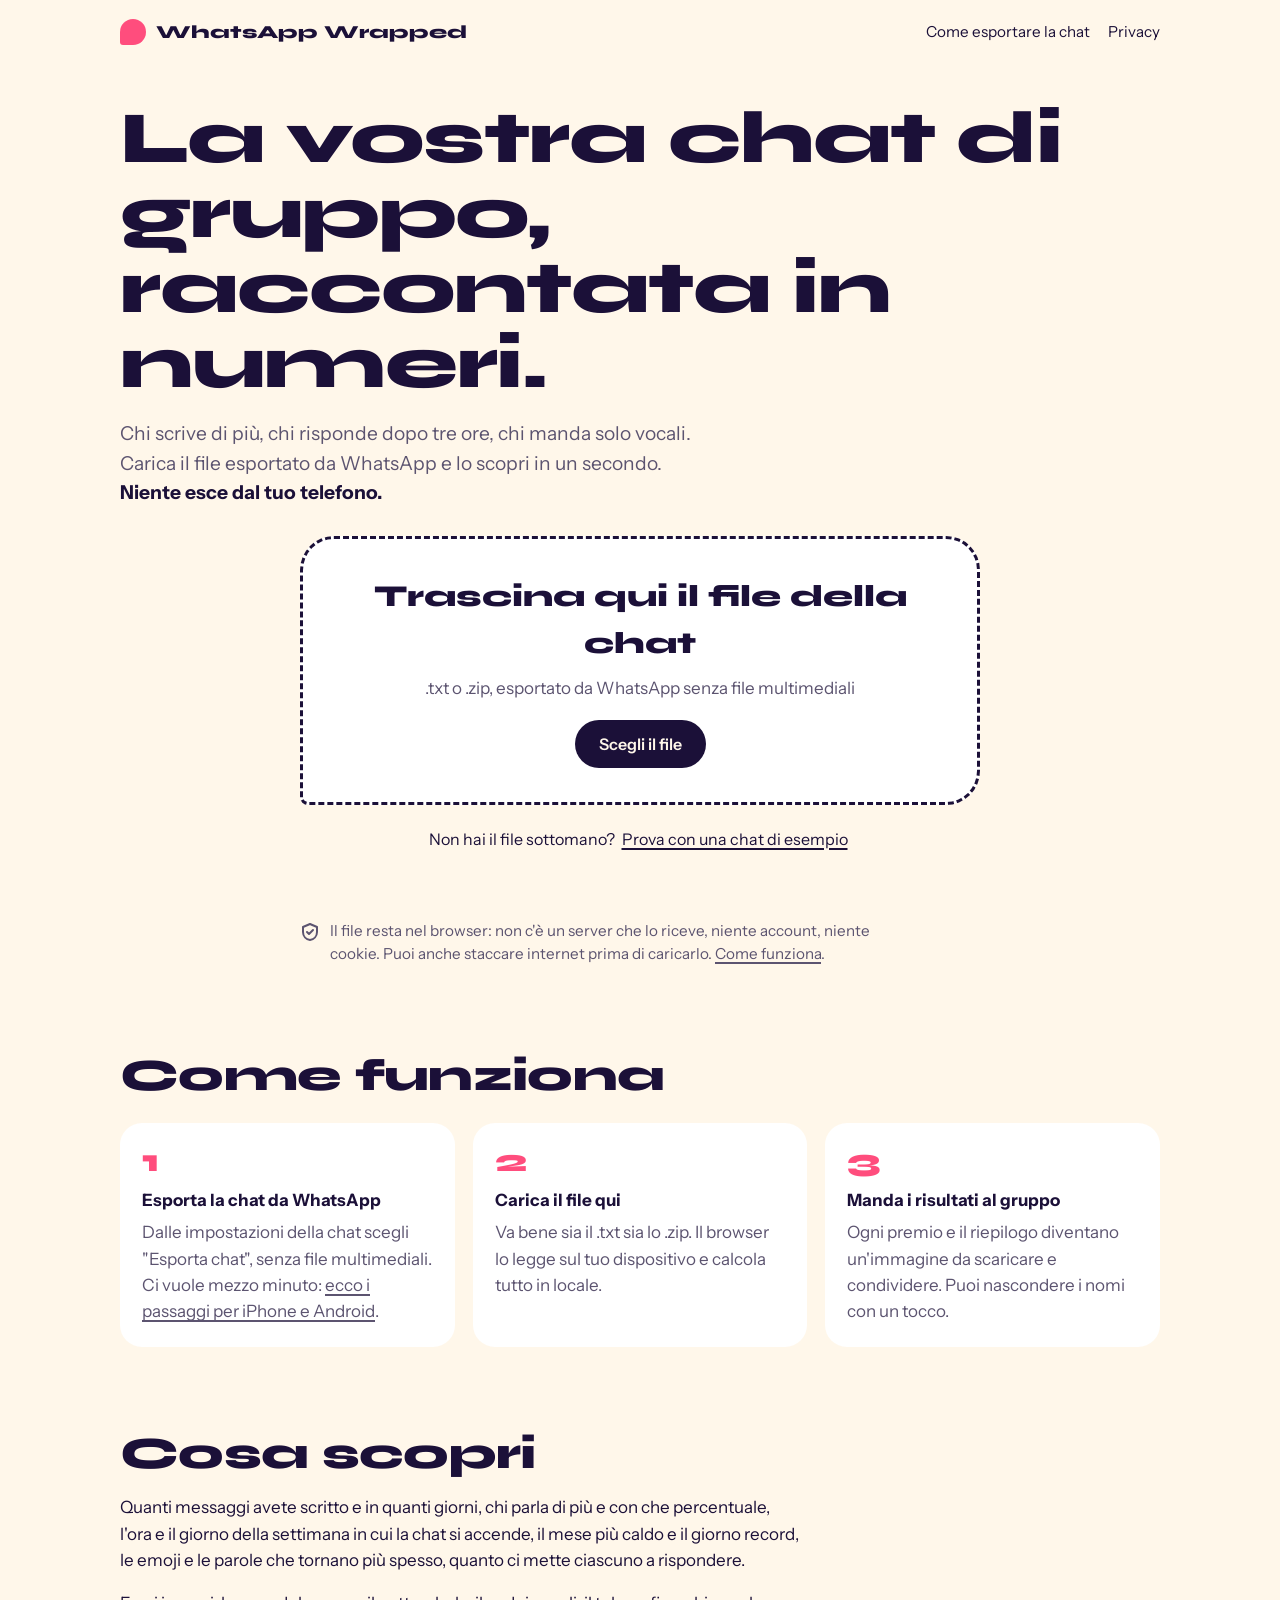
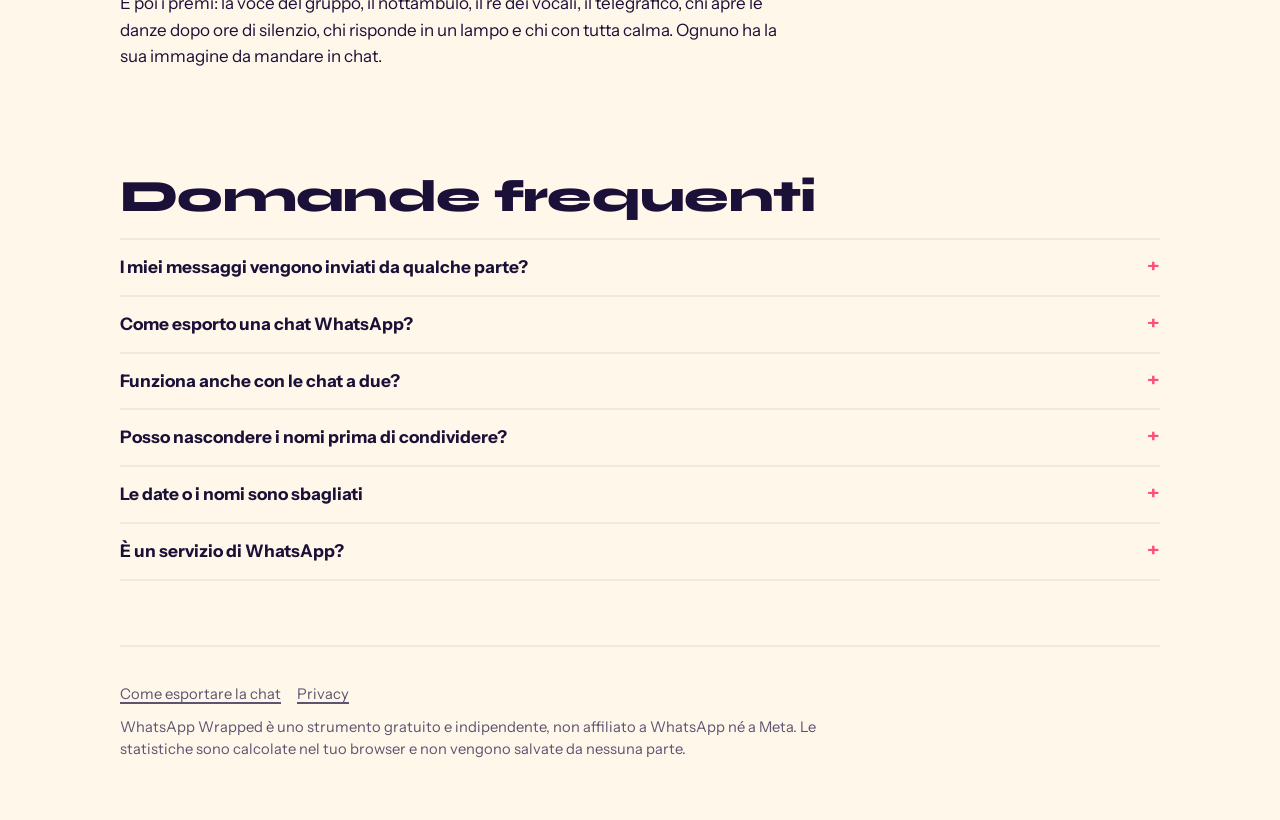
<file: index.html>
<!doctype html>
<html lang="it">
<head>
<meta charset="utf-8">
<meta name="viewport" content="width=device-width, initial-scale=1">
<title>WhatsApp Wrapped: le statistiche della tua chat di gruppo</title>
<meta name="description" content="Carica la chat esportata da WhatsApp e scopri chi scrive di più, l'ora di punta, le emoji e i premi del gruppo. Gratis e tutto nel browser.">
<link rel="canonical" href="https://strumentigratisitalia.github.io/whatsapp-wrapped/">
<meta property="og:type" content="website">
<meta property="og:title" content="WhatsApp Wrapped: le statistiche della tua chat di gruppo">
<meta property="og:description" content="Chi scrive di più? Chi risponde dopo tre ore? Carica la chat e scoprilo. Gratis e senza inviare niente a nessuno.">
<meta property="og:url" content="https://strumentigratisitalia.github.io/whatsapp-wrapped/">
<meta property="og:image" content="https://strumentigratisitalia.github.io/whatsapp-wrapped/og.png">
<meta property="og:locale" content="it_IT">
<meta name="twitter:card" content="summary_large_image">
<meta name="theme-color" content="#1b1038">
<link rel="icon" href="favicon.svg" type="image/svg+xml">
<link rel="preconnect" href="https://fonts.googleapis.com">
<link rel="preconnect" href="https://fonts.gstatic.com" crossorigin>
<link href="https://fonts.googleapis.com/css2?family=Syne:wght@800&family=Instrument+Sans:wght@400;500;600;700&display=swap" rel="stylesheet">
<link rel="stylesheet" href="style.css">
<script type="application/ld+json">
{"@context":"https://schema.org","@graph":[
{"@type":"WebApplication","name":"WhatsApp Wrapped","url":"https://strumentigratisitalia.github.io/whatsapp-wrapped/","applicationCategory":"UtilitiesApplication","operatingSystem":"Any","inLanguage":"it","isAccessibleForFree":true,"offers":{"@type":"Offer","price":"0","priceCurrency":"EUR"},"description":"Statistiche e premi di una chat WhatsApp a partire dal file esportato, calcolati nel browser senza inviare dati."},
{"@type":"FAQPage","mainEntity":[
{"@type":"Question","name":"I miei messaggi vengono inviati da qualche parte?","acceptedAnswer":{"@type":"Answer","text":"No. Il file viene letto dal browser sul tuo dispositivo e le statistiche sono calcolate lì. Il sito non ha un server che riceve dati, non usa cookie e non chiede registrazioni."}},
{"@type":"Question","name":"Come esporto una chat WhatsApp?","acceptedAnswer":{"@type":"Answer","text":"Apri la chat, tocca il nome del gruppo o i tre puntini, scegli Altro, poi Esporta chat e Senza file multimediali. Salva il file .txt o .zip e caricalo qui. La guida completa per iPhone e Android è nella pagina Come esportare la chat."}},
{"@type":"Question","name":"Funziona anche con le chat a due?","acceptedAnswer":{"@type":"Answer","text":"Sì. Con due persone vedi comunque classifica, orari, emoji, parole e i premi; con i gruppi numerosi i premi diventano più divertenti."}},
{"@type":"Question","name":"Posso nascondere i nomi prima di condividere?","acceptedAnswer":{"@type":"Answer","text":"Sì, c'è un interruttore che sostituisce i nomi con Persona 1, Persona 2 e così via, anche nelle immagini da scaricare."}}
]}]}
</script>
<script data-goatcounter="https://strumentigratisitalia.goatcounter.com/count" async src="//gc.zgo.at/count.js"></script>
</head>
<body>
<header class="cont testata">
  <a class="marchio" href="./"><span class="bolla" aria-hidden="true"></span>WhatsApp Wrapped</a>
  <nav aria-label="Pagine">
    <a href="come-esportare/">Come esportare la chat</a>
    <a href="privacy/">Privacy</a>
  </nav>
</header>

<main>
  <section class="cont hero">
    <h1>La vostra chat di gruppo, raccontata in numeri.</h1>
    <p class="sotto">Chi scrive di più, chi risponde dopo tre ore, chi manda solo vocali. Carica il file esportato da WhatsApp e lo scopri in un secondo. <strong>Niente esce dal tuo telefono.</strong></p>

    <div class="stretto">
      <div class="zona" id="zona">
        <input type="file" id="file" accept=".txt,.zip,text/plain,application/zip" aria-label="Carica il file della chat esportata da WhatsApp (.txt o .zip)">
        <span class="grande">Trascina qui il file della chat</span>
        <span class="piccolo">.txt o .zip, esportato da WhatsApp senza file multimediali</span>
        <span class="btn" aria-hidden="true">Scegli il file</span>
      </div>
      <p class="demo">Non hai il file sottomano? <button type="button" id="demo">Prova con una chat di esempio</button></p>
      <p class="stato" id="stato" aria-live="polite"></p>
      <div class="errore" id="errore" role="alert"></div>
      <p class="riga-privacy"><svg width="20" height="20" viewBox="0 0 20 20" fill="none" aria-hidden="true"><path d="M10 2 3 5v5c0 4.2 3 7.4 7 8 4-.6 7-3.8 7-8V5l-7-3Z" stroke="currentColor" stroke-width="2" stroke-linejoin="round"/><path d="m7 10 2 2 4-4" stroke="currentColor" stroke-width="2" stroke-linecap="round" stroke-linejoin="round"/></svg><span>Il file resta nel browser: non c'è un server che lo riceve, niente account, niente cookie. Puoi anche staccare internet prima di caricarlo. <a href="privacy/">Come funziona</a>.</span></p>
    </div>
  </section>

  <div id="risultati" aria-live="polite">
    <div class="barra">
      <div class="cont">
        <span class="nome-chat" id="nomeChat"></span>
        <label class="interruttore"><input type="checkbox" id="anonimo"> Nascondi i nomi</label>
      </div>
    </div>
    <div id="slides"></div>
  </div>

  <section class="cont passi" id="come-funziona">
    <h2>Come funziona</h2>
    <ol>
      <li><strong>Esporta la chat da WhatsApp</strong><p>Dalle impostazioni della chat scegli "Esporta chat", senza file multimediali. Ci vuole mezzo minuto: <a href="come-esportare/">ecco i passaggi per iPhone e Android</a>.</p></li>
      <li><strong>Carica il file qui</strong><p>Va bene sia il .txt sia lo .zip. Il browser lo legge sul tuo dispositivo e calcola tutto in locale.</p></li>
      <li><strong>Manda i risultati al gruppo</strong><p>Ogni premio e il riepilogo diventano un'immagine da scaricare e condividere. Puoi nascondere i nomi con un tocco.</p></li>
    </ol>
  </section>

  <section class="cont sezione">
    <h2>Cosa scopri</h2>
    <p>Quanti messaggi avete scritto e in quanti giorni, chi parla di più e con che percentuale, l'ora e il giorno della settimana in cui la chat si accende, il mese più caldo e il giorno record, le emoji e le parole che tornano più spesso, quanto ci mette ciascuno a rispondere.</p>
    <p>E poi i premi: la voce del gruppo, il nottambulo, il re dei vocali, il telegrafico, chi apre le danze dopo ore di silenzio, chi risponde in un lampo e chi con tutta calma. Ognuno ha la sua immagine da mandare in chat.</p>
  </section>

  <section class="cont sezione faq" id="faq">
    <h2>Domande frequenti</h2>
    <details><summary>I miei messaggi vengono inviati da qualche parte?</summary><p>No. Il file viene letto dal browser sul tuo dispositivo e le statistiche sono calcolate lì. Il sito non ha un server che riceve dati, non usa cookie e non chiede registrazioni. Se vuoi una prova, carica il file con la connessione spenta: funziona lo stesso.</p></details>
    <details><summary>Come esporto una chat WhatsApp?</summary><p>Apri la chat, tocca il nome del gruppo (iPhone) o i tre puntini (Android), scegli "Altro" e poi "Esporta chat", infine "Senza file multimediali". Salva il file e caricalo qui. <a href="come-esportare/">Guida completa con tutti i passaggi</a>.</p></details>
    <details><summary>Funziona anche con le chat a due?</summary><p>Sì. Con due persone vedi comunque classifica, orari, emoji, parole e i premi. Con i gruppi numerosi i premi diventano più divertenti.</p></details>
    <details><summary>Posso nascondere i nomi prima di condividere?</summary><p>Sì. L'interruttore "Nascondi i nomi" sostituisce i nomi con Persona 1, Persona 2 e così via, anche nelle immagini da scaricare.</p></details>
    <details><summary>Le date o i nomi sono sbagliati</summary><p>WhatsApp esporta le date nel formato del telefono. Il sito riconosce da solo giorno/mese e mese/giorno, orari a 12 e 24 ore, formato iPhone e Android, italiano e inglese. Se qualcosa non torna, controlla che il file sia quello originale e non una copia modificata.</p></details>
    <details><summary>È un servizio di WhatsApp?</summary><p>No. È uno strumento indipendente e gratuito, non collegato a WhatsApp o a Meta. Il nome WhatsApp è un marchio dei rispettivi proprietari.</p></details>
  </section>
</main>

<footer class="cont piede">
  <nav aria-label="Note legali"><a href="come-esportare/">Come esportare la chat</a><a href="privacy/">Privacy</a></nav>
  <p>WhatsApp Wrapped è uno strumento gratuito e indipendente, non affiliato a WhatsApp né a Meta. Le statistiche sono calcolate nel tuo browser e non vengono salvate da nessuna parte.</p>
</footer>

<div id="toast" role="status" aria-live="polite"></div>
<script src="parser.js"></script>
<script src="stats.js"></script>
<script src="demo.js"></script>
<script src="app.js"></script>
</body>
</html>
</file>
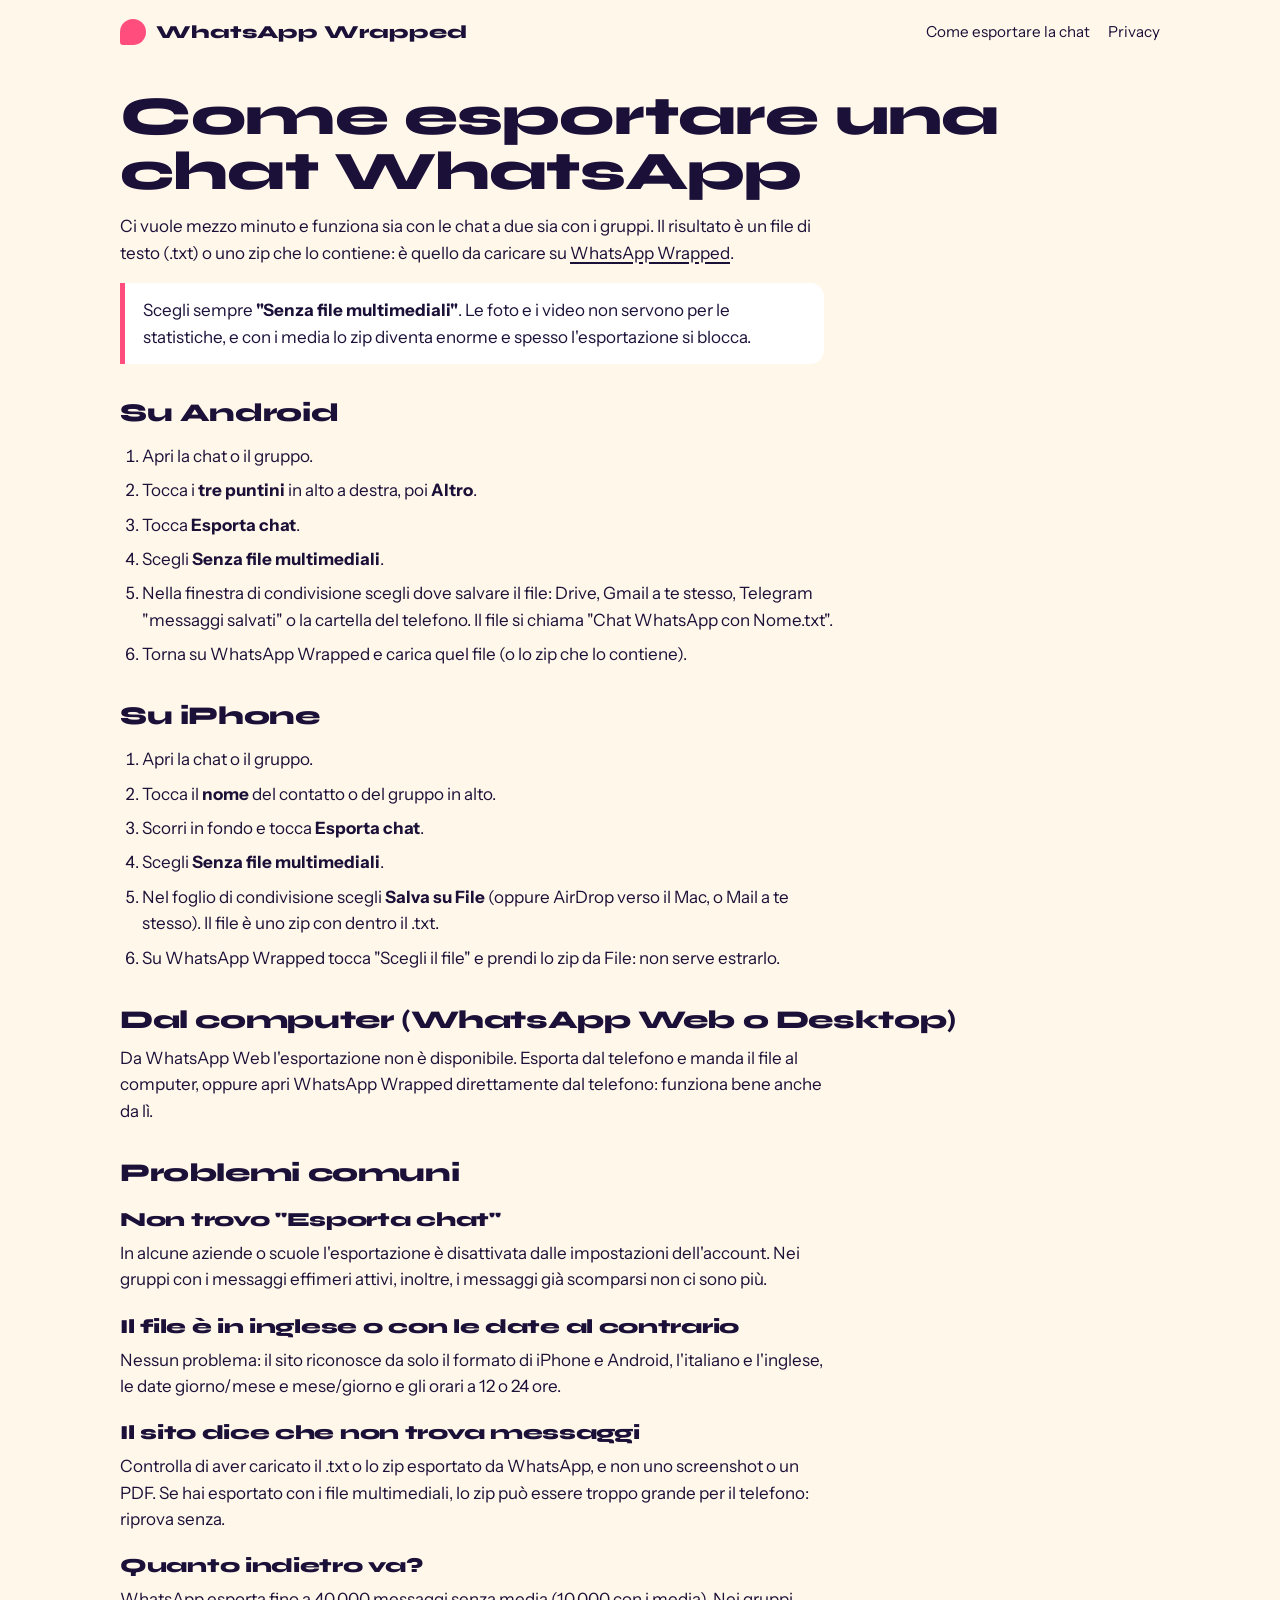
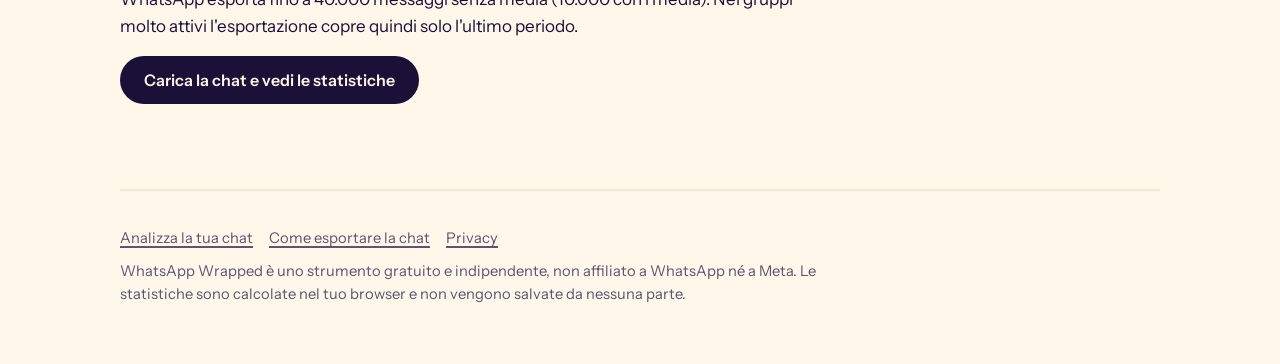
<file: come-esportare/index.html>
<!doctype html>
<html lang="it">
<head>
<meta charset="utf-8">
<meta name="viewport" content="width=device-width, initial-scale=1">
<link rel="icon" href="../favicon.svg" type="image/svg+xml">
<meta name="theme-color" content="#1b1038">
<link rel="preconnect" href="https://fonts.googleapis.com">
<link rel="preconnect" href="https://fonts.gstatic.com" crossorigin>
<link href="https://fonts.googleapis.com/css2?family=Syne:wght@800&family=Instrument+Sans:wght@400;500;600;700&display=swap" rel="stylesheet">
<link rel="stylesheet" href="../style.css">
<title>Come esportare una chat WhatsApp da iPhone e Android</title>
<meta name="description" content="I passaggi per esportare una chat WhatsApp come file .txt o .zip da iPhone e Android, cosa succede con i file multimediali e come caricarla su WhatsApp Wrapped.">
<link rel="canonical" href="https://strumentigratisitalia.github.io/whatsapp-wrapped/come-esportare/">
<meta property="og:title" content="Come esportare una chat WhatsApp su iPhone e Android">
<meta property="og:description" content="I passaggi per salvare una chat come file .txt o .zip e vedere le statistiche del gruppo.">
<meta property="og:image" content="https://strumentigratisitalia.github.io/whatsapp-wrapped/og.png">
<script type="application/ld+json">
{"@context":"https://schema.org","@type":"HowTo","name":"Come esportare una chat WhatsApp","inLanguage":"it","step":[
{"@type":"HowToStep","name":"Apri la chat","text":"Apri WhatsApp e la chat o il gruppo da esportare."},
{"@type":"HowToStep","name":"Apri il menu","text":"Su Android tocca i tre puntini in alto a destra e poi Altro. Su iPhone tocca il nome del contatto o del gruppo in alto."},
{"@type":"HowToStep","name":"Esporta chat","text":"Scegli Esporta chat e poi Senza file multimediali."},
{"@type":"HowToStep","name":"Salva il file","text":"Salva il file .txt o .zip sul telefono, oppure mandalo a te stesso via email o su un cloud."},
{"@type":"HowToStep","name":"Caricalo","text":"Apri WhatsApp Wrapped e carica il file: le statistiche compaiono subito."}]}
</script>
<script data-goatcounter="https://strumentigratisitalia.goatcounter.com/count" async src="//gc.zgo.at/count.js"></script>
</head>
<body>
<header class="cont testata">
  <a class="marchio" href="../"><span class="bolla" aria-hidden="true"></span>WhatsApp Wrapped</a>
  <nav aria-label="Pagine"><a href="../come-esportare/">Come esportare la chat</a><a href="../privacy/">Privacy</a></nav>
</header>
<main class="cont articolo">
  <h1>Come esportare una chat WhatsApp</h1>
  <p>Ci vuole mezzo minuto e funziona sia con le chat a due sia con i gruppi. Il risultato è un file di testo (.txt) o uno zip che lo contiene: è quello da caricare su <a href="../">WhatsApp Wrapped</a>.</p>
  <p class="nota">Scegli sempre <strong>"Senza file multimediali"</strong>. Le foto e i video non servono per le statistiche, e con i media lo zip diventa enorme e spesso l'esportazione si blocca.</p>

  <h2>Su Android</h2>
  <ol>
    <li>Apri la chat o il gruppo.</li>
    <li>Tocca i <strong>tre puntini</strong> in alto a destra, poi <strong>Altro</strong>.</li>
    <li>Tocca <strong>Esporta chat</strong>.</li>
    <li>Scegli <strong>Senza file multimediali</strong>.</li>
    <li>Nella finestra di condivisione scegli dove salvare il file: Drive, Gmail a te stesso, Telegram "messaggi salvati" o la cartella del telefono. Il file si chiama "Chat WhatsApp con Nome.txt".</li>
    <li>Torna su WhatsApp Wrapped e carica quel file (o lo zip che lo contiene).</li>
  </ol>

  <h2>Su iPhone</h2>
  <ol>
    <li>Apri la chat o il gruppo.</li>
    <li>Tocca il <strong>nome</strong> del contatto o del gruppo in alto.</li>
    <li>Scorri in fondo e tocca <strong>Esporta chat</strong>.</li>
    <li>Scegli <strong>Senza file multimediali</strong>.</li>
    <li>Nel foglio di condivisione scegli <strong>Salva su File</strong> (oppure AirDrop verso il Mac, o Mail a te stesso). Il file è uno zip con dentro il .txt.</li>
    <li>Su WhatsApp Wrapped tocca "Scegli il file" e prendi lo zip da File: non serve estrarlo.</li>
  </ol>

  <h2>Dal computer (WhatsApp Web o Desktop)</h2>
  <p>Da WhatsApp Web l'esportazione non è disponibile. Esporta dal telefono e manda il file al computer, oppure apri WhatsApp Wrapped direttamente dal telefono: funziona bene anche da lì.</p>

  <h2>Problemi comuni</h2>
  <h3>Non trovo "Esporta chat"</h3>
  <p>In alcune aziende o scuole l'esportazione è disattivata dalle impostazioni dell'account. Nei gruppi con i messaggi effimeri attivi, inoltre, i messaggi già scomparsi non ci sono più.</p>
  <h3>Il file è in inglese o con le date al contrario</h3>
  <p>Nessun problema: il sito riconosce da solo il formato di iPhone e Android, l'italiano e l'inglese, le date giorno/mese e mese/giorno e gli orari a 12 o 24 ore.</p>
  <h3>Il sito dice che non trova messaggi</h3>
  <p>Controlla di aver caricato il .txt o lo zip esportato da WhatsApp, e non uno screenshot o un PDF. Se hai esportato con i file multimediali, lo zip può essere troppo grande per il telefono: riprova senza.</p>
  <h3>Quanto indietro va?</h3>
  <p>WhatsApp esporta fino a 40.000 messaggi senza media (10.000 con i media). Nei gruppi molto attivi l'esportazione copre quindi solo l'ultimo periodo.</p>

  <p><a class="btn" href="../">Carica la chat e vedi le statistiche</a></p>
</main>
<footer class="cont piede">
  <nav aria-label="Note legali"><a href="../">Analizza la tua chat</a><a href="../come-esportare/">Come esportare la chat</a><a href="../privacy/">Privacy</a></nav>
  <p>WhatsApp Wrapped è uno strumento gratuito e indipendente, non affiliato a WhatsApp né a Meta. Le statistiche sono calcolate nel tuo browser e non vengono salvate da nessuna parte.</p>
</footer>
</body>
</html>
</file>
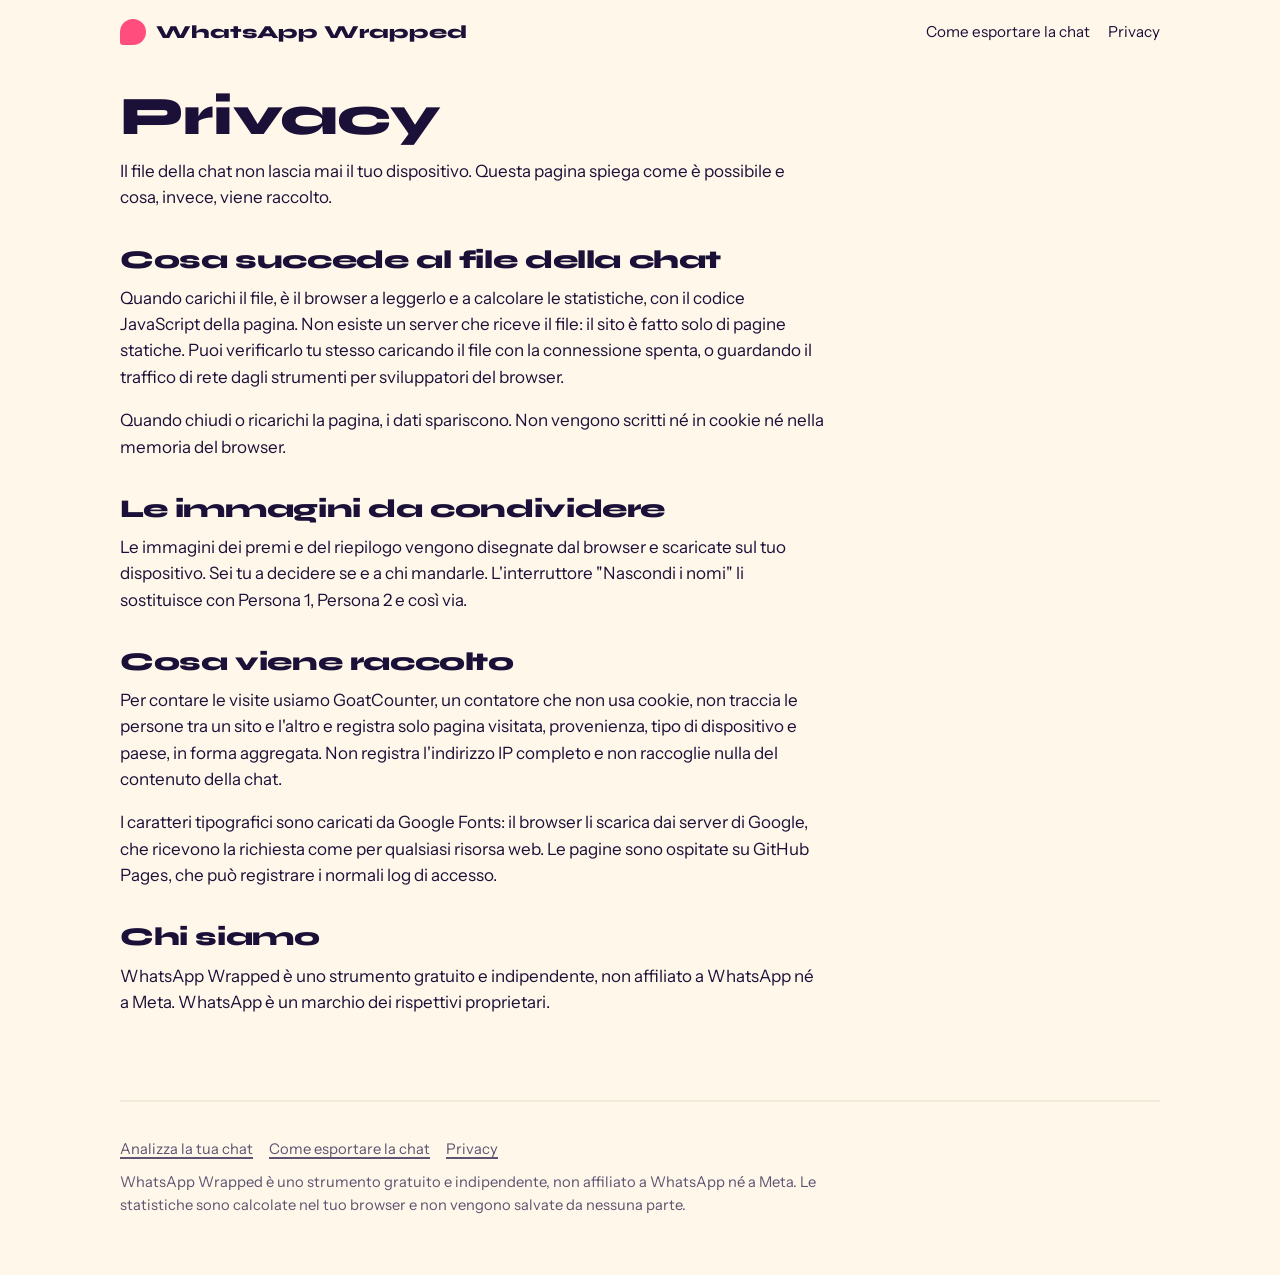
<file: privacy/index.html>
<!doctype html>
<html lang="it">
<head>
<meta charset="utf-8">
<meta name="viewport" content="width=device-width, initial-scale=1">
<link rel="icon" href="../favicon.svg" type="image/svg+xml">
<meta name="theme-color" content="#1b1038">
<link rel="preconnect" href="https://fonts.googleapis.com">
<link rel="preconnect" href="https://fonts.gstatic.com" crossorigin>
<link href="https://fonts.googleapis.com/css2?family=Syne:wght@800&family=Instrument+Sans:wght@400;500;600;700&display=swap" rel="stylesheet">
<link rel="stylesheet" href="../style.css">
<title>Privacy: la chat resta sul tuo dispositivo</title>
<meta name="description" content="Come WhatsApp Wrapped tratta il file della chat: viene letto dal browser, niente viene inviato o salvato, nessun cookie e nessun account.">
<link rel="canonical" href="https://strumentigratisitalia.github.io/whatsapp-wrapped/privacy/">
<meta name="robots" content="noindex, follow">
<script data-goatcounter="https://strumentigratisitalia.goatcounter.com/count" async src="//gc.zgo.at/count.js"></script>
</head>
<body>
<header class="cont testata">
  <a class="marchio" href="../"><span class="bolla" aria-hidden="true"></span>WhatsApp Wrapped</a>
  <nav aria-label="Pagine"><a href="../come-esportare/">Come esportare la chat</a><a href="../privacy/">Privacy</a></nav>
</header>
<main class="cont articolo">
  <h1>Privacy</h1>
  <p>Il file della chat non lascia mai il tuo dispositivo. Questa pagina spiega come è possibile e cosa, invece, viene raccolto.</p>
  <h2>Cosa succede al file della chat</h2>
  <p>Quando carichi il file, è il browser a leggerlo e a calcolare le statistiche, con il codice JavaScript della pagina. Non esiste un server che riceve il file: il sito è fatto solo di pagine statiche. Puoi verificarlo tu stesso caricando il file con la connessione spenta, o guardando il traffico di rete dagli strumenti per sviluppatori del browser.</p>
  <p>Quando chiudi o ricarichi la pagina, i dati spariscono. Non vengono scritti né in cookie né nella memoria del browser.</p>
  <h2>Le immagini da condividere</h2>
  <p>Le immagini dei premi e del riepilogo vengono disegnate dal browser e scaricate sul tuo dispositivo. Sei tu a decidere se e a chi mandarle. L'interruttore "Nascondi i nomi" li sostituisce con Persona 1, Persona 2 e così via.</p>
  <h2>Cosa viene raccolto</h2>
  <p>Per contare le visite usiamo GoatCounter, un contatore che non usa cookie, non traccia le persone tra un sito e l'altro e registra solo pagina visitata, provenienza, tipo di dispositivo e paese, in forma aggregata. Non registra l'indirizzo IP completo e non raccoglie nulla del contenuto della chat.</p>
  <p>I caratteri tipografici sono caricati da Google Fonts: il browser li scarica dai server di Google, che ricevono la richiesta come per qualsiasi risorsa web. Le pagine sono ospitate su GitHub Pages, che può registrare i normali log di accesso.</p>
  <h2>Chi siamo</h2>
  <p>WhatsApp Wrapped è uno strumento gratuito e indipendente, non affiliato a WhatsApp né a Meta. WhatsApp è un marchio dei rispettivi proprietari.</p>
</main>
<footer class="cont piede">
  <nav aria-label="Note legali"><a href="../">Analizza la tua chat</a><a href="../come-esportare/">Come esportare la chat</a><a href="../privacy/">Privacy</a></nav>
  <p>WhatsApp Wrapped è uno strumento gratuito e indipendente, non affiliato a WhatsApp né a Meta. Le statistiche sono calcolate nel tuo browser e non vengono salvate da nessuna parte.</p>
</footer>
</body>
</html>
</file>
<file: style.css>
:root {
  --notte: #1b1038;
  --notte-2: #2a1c52;
  --panna: #fff7ea;
  --panna-2: #f3e9d7;
  --inchiostro-2: #5c5470;
  --lampone: #ff4d7d;
  --lime: #d9ff57;
  --cielo: #8fd9ff;
  --viola: #6d4bff;
  --bianco: #ffffff;
  --raggio: 22px;
  --display: "Syne", "Arial Black", sans-serif;
  --testo: "Instrument Sans", system-ui, sans-serif;
}
* { box-sizing: border-box; }
html { scroll-behavior: smooth; }
@media (prefers-reduced-motion: reduce) { html { scroll-behavior: auto; } *, *::before, *::after { animation: none !important; transition: none !important; } }
body {
  margin: 0; background: var(--panna); color: var(--notte);
  font-family: var(--testo); font-size: 17px; line-height: 1.55;
  -webkit-font-smoothing: antialiased;
}
h1, h2, h3 { font-family: var(--display); font-weight: 800; line-height: 1.02; letter-spacing: -0.015em; margin: 0; }
h1 { font-size: clamp(2.3rem, 7.2vw, 4.6rem); }
h2 { font-size: clamp(1.7rem, 4.6vw, 2.8rem); }
h3 { font-size: 1.25rem; line-height: 1.2; }
p { margin: 0 0 1em; }
a { color: inherit; text-decoration-thickness: 2px; text-underline-offset: 3px; }
a:hover { color: var(--viola); }
:focus-visible { outline: 3px solid var(--viola); outline-offset: 3px; border-radius: 6px; }
.sr-only { position: absolute; width: 1px; height: 1px; overflow: hidden; clip: rect(0 0 0 0); white-space: nowrap; }
.cont { width: min(100% - 32px, 1040px); margin-inline: auto; }
.stretto { width: min(100% - 32px, 680px); margin-inline: auto; }

/* Testata */
.testata { display: flex; align-items: center; justify-content: space-between; gap: 16px; padding: 18px 0; }
.marchio { font-family: var(--display); font-weight: 800; font-size: 1.15rem; text-decoration: none; display: inline-flex; align-items: center; gap: 10px; }
.marchio .bolla { width: 26px; height: 26px; background: var(--lampone); border-radius: 13px 13px 13px 3px; display: inline-block; }
.testata nav { display: flex; gap: 18px; font-size: .95rem; }
.testata nav a { text-decoration: none; }
.testata nav a:hover { text-decoration: underline; }

/* Hero */
.hero { padding: 36px 0 32px; }
.hero h1 { max-width: 15ch; }
.hero .sotto { font-size: 1.2rem; max-width: 46ch; margin: 18px 0 28px; color: var(--inchiostro-2); }
.hero .sotto strong { color: var(--notte); }

/* Zona di caricamento: una grande bolla di chat */
.zona {
  position: relative; background: var(--bianco); border: 3px dashed var(--notte); border-radius: 34px 34px 34px 8px;
  padding: 34px 28px; text-align: center; cursor: pointer; transition: background .15s, transform .15s;
}
.zona.sopra { background: var(--lime); transform: scale(1.01); border-style: solid; }
.zona input { position: absolute; inset: 0; opacity: 0; width: 100%; height: 100%; cursor: pointer; }
.zona .grande { font-family: var(--display); font-weight: 800; font-size: clamp(1.3rem, 3.4vw, 1.9rem); display: block; }
.zona .piccolo { color: var(--inchiostro-2); margin: 8px 0 18px; display: block; }
.btn {
  display: inline-flex; align-items: center; gap: 10px; background: var(--notte); color: var(--panna); border: 0; border-radius: 999px;
  font: 600 1rem var(--testo); padding: 14px 24px; cursor: pointer; text-decoration: none; position: relative; z-index: 1;
}
.btn:hover { background: var(--viola); color: var(--bianco); }
.btn.chiaro { background: var(--bianco); color: var(--notte); border: 2px solid var(--notte); }
.btn.chiaro:hover { background: var(--lime); }
.btn.piccolo { padding: 10px 16px; font-size: .92rem; }
.demo { margin-top: 18px; text-align: center; font-size: 1rem; }
.demo button { background: none; border: 0; font: inherit; color: var(--notte); text-decoration: underline; text-decoration-thickness: 2px; text-underline-offset: 3px; cursor: pointer; padding: 4px; }
.demo button:hover { color: var(--viola); }
.riga-privacy { display: flex; gap: 10px; align-items: flex-start; margin-top: 22px; color: var(--inchiostro-2); font-size: .95rem; max-width: 60ch; }
.riga-privacy svg { flex: none; margin-top: 3px; }
.errore { background: #ffe0e8; border: 2px solid var(--lampone); border-radius: 14px; padding: 14px 18px; margin-top: 18px; display: none; }
.errore.on { display: block; }
.stato { margin-top: 14px; color: var(--inchiostro-2); min-height: 1.5em; }

/* Come funziona */
.passi { padding: 40px 0; }
.passi ol { list-style: none; padding: 0; margin: 24px 0 0; display: grid; gap: 18px; grid-template-columns: repeat(auto-fit, minmax(230px, 1fr)); counter-reset: p; }
.passi li { counter-increment: p; background: var(--bianco); border-radius: var(--raggio); padding: 22px; }
.passi li::before { content: counter(p); font-family: var(--display); font-weight: 800; font-size: 2rem; color: var(--lampone); display: block; line-height: 1; margin-bottom: 10px; }
.passi li p { margin: 6px 0 0; color: var(--inchiostro-2); }

/* Sezioni di testo */
.sezione { padding: 44px 0; }
.sezione h2 { margin-bottom: 18px; }
.sezione p { max-width: 62ch; }
.faq details { border-top: 2px solid var(--panna-2); padding: 14px 0; }
.faq details:last-child { border-bottom: 2px solid var(--panna-2); }
.faq summary { cursor: pointer; font-weight: 700; font-size: 1.08rem; list-style: none; display: flex; justify-content: space-between; gap: 12px; }
.faq summary::after { content: "+"; font-family: var(--display); font-size: 1.4rem; line-height: 1; color: var(--lampone); }
.faq details[open] summary::after { content: "–"; }
.faq details p { margin: 10px 0 0; color: var(--inchiostro-2); }
.piede { padding: 36px 0 44px; color: var(--inchiostro-2); font-size: .92rem; border-top: 2px solid var(--panna-2); margin-top: 20px; }
.piede nav { display: flex; flex-wrap: wrap; gap: 16px; margin-bottom: 10px; }
.piede p { max-width: 70ch; }

/* Risultati: una pila di "slide" colorate */
#risultati { display: none; }
#risultati.on { display: block; }
.barra { position: sticky; top: 0; z-index: 5; background: var(--panna); border-bottom: 2px solid var(--panna-2); padding: 10px 0; }
.barra .cont { display: flex; flex-wrap: wrap; align-items: center; gap: 10px 18px; }
.barra .nome-chat { font-weight: 700; margin-right: auto; }
.interruttore { display: inline-flex; align-items: center; gap: 8px; cursor: pointer; font-size: .95rem; }
.interruttore input { width: 20px; height: 20px; accent-color: var(--viola); }
.slide { padding: 64px 0; }
.slide .stretto > * + * { margin-top: 18px; }
.slide.notte { background: var(--notte); color: var(--panna); }
.slide.lime { background: var(--lime); color: var(--notte); }
.slide.lampone { background: var(--lampone); color: var(--notte); }
.slide.cielo { background: var(--cielo); color: var(--notte); }
.slide.viola { background: var(--viola); color: var(--bianco); }
.slide.panna { background: var(--panna); color: var(--notte); }
.slide h2 { font-size: clamp(2rem, 6vw, 3.6rem); }
.slide .intro { font-size: 1.05rem; opacity: .85; margin: 0; }
.numerone { font-family: var(--display); font-weight: 800; font-size: clamp(4rem, 16vw, 9rem); line-height: .95; letter-spacing: -0.03em; display: block; }
.slide .dida { font-size: 1.15rem; max-width: 40ch; }
.griglia-dati { display: grid; grid-template-columns: repeat(auto-fit, minmax(140px, 1fr)); gap: 14px; }
.dato { border: 2px solid currentColor; border-radius: 18px; padding: 14px 16px; }
.dato b { font-family: var(--display); font-weight: 800; font-size: 1.9rem; display: block; line-height: 1; }
.dato span { font-size: .92rem; opacity: .85; }

/* Classifica: barre orizzontali, una tinta, etichette dirette */
.classifica { list-style: none; padding: 0; margin: 0; display: grid; gap: 12px; }
.classifica li { display: grid; grid-template-columns: 1fr auto; gap: 4px 12px; align-items: end; }
.classifica .chi { font-weight: 700; font-size: 1.1rem; }
.classifica .quanto { font-size: .95rem; opacity: .85; text-align: right; }
.classifica .barra-h { grid-column: 1 / -1; height: 14px; background: rgba(0,0,0,.14); border-radius: 7px; overflow: hidden; }
.slide.notte .classifica .barra-h { background: rgba(255,255,255,.14); }
.classifica .barra-h i { display: block; height: 100%; background: currentColor; border-radius: 7px; }

/* Grafici a barre verticali (ore, giorni, mesi): una sola serie, una sola tinta */
.grafico { display: grid; grid-auto-flow: column; grid-auto-columns: 1fr; gap: 3px; align-items: end; height: 150px; }
.grafico .b { background: currentColor; opacity: .35; border-radius: 4px 4px 0 0; min-height: 2px; position: relative; }
.grafico .b.top { opacity: 1; }
.grafico .b:hover { opacity: .8; }
.grafico .b.top:hover { opacity: 1; }
.grafico .b .tip { position: absolute; bottom: 100%; left: 50%; transform: translateX(-50%); background: var(--notte); color: var(--panna); font-size: .8rem; padding: 4px 8px; border-radius: 8px; white-space: nowrap; display: none; z-index: 2; margin-bottom: 4px; }
.grafico .b:hover .tip { display: block; }
.assi { display: grid; grid-auto-flow: column; grid-auto-columns: 1fr; gap: 3px; font-size: .78rem; opacity: .8; margin-top: 6px; }
.assi span { text-align: center; overflow: hidden; white-space: nowrap; }
.tabella-dati { margin-top: 14px; font-size: .9rem; }
.tabella-dati summary { cursor: pointer; opacity: .85; }
.tabella-dati table { border-collapse: collapse; margin-top: 8px; }
.tabella-dati td, .tabella-dati th { padding: 3px 10px 3px 0; text-align: left; border-bottom: 1px solid rgba(128,128,128,.3); }

/* Emoji e parole */
.emoji-grandi { display: flex; flex-wrap: wrap; gap: 14px; align-items: flex-end; }
.emoji-grandi .e { text-align: center; }
.emoji-grandi .e:first-child span.s { font-size: 5rem; }
.emoji-grandi span.s { font-size: 2.6rem; display: block; line-height: 1.1; }
.emoji-grandi small { font-size: .85rem; opacity: .85; }
.chips { display: flex; flex-wrap: wrap; gap: 8px; }
.chips span { border: 2px solid currentColor; border-radius: 999px; padding: 6px 14px; font-weight: 600; }
.chips span b { font-weight: 400; opacity: .75; margin-left: 6px; }

/* Premi */
.premi { display: grid; gap: 14px; grid-template-columns: repeat(auto-fill, minmax(240px, 1fr)); }
.premio { background: var(--panna); color: var(--notte); border-radius: var(--raggio); padding: 20px; display: flex; flex-direction: column; gap: 6px; }
.premio:nth-child(4n+1) { background: var(--lime); }
.premio:nth-child(4n+2) { background: var(--cielo); }
.premio:nth-child(4n+3) { background: var(--lampone); }
.premio h3 { font-size: 1.5rem; }
.premio .vincitore { font-size: 1.15rem; font-weight: 700; }
.premio .perche { font-size: .92rem; opacity: .8; margin: 0; }
.premio .valore { font-size: .98rem; margin: 0; }
.premio button { margin-top: auto; align-self: flex-start; }

/* Persone */
.persone details { border: 2px solid currentColor; border-radius: 18px; padding: 12px 18px; margin-top: 10px; }
.persone summary { cursor: pointer; font-weight: 700; font-size: 1.1rem; }
.persone dl { display: grid; grid-template-columns: repeat(auto-fit, minmax(160px, 1fr)); gap: 12px; margin: 14px 0 6px; }
.persone dt { font-size: .85rem; opacity: .8; }
.persone dd { margin: 0; font-weight: 700; }

/* Azioni finali */
.azioni { display: flex; flex-wrap: wrap; gap: 12px; }
#toast { position: fixed; left: 50%; bottom: 24px; transform: translate(-50%, 20px); background: var(--notte); color: var(--panna); padding: 12px 20px; border-radius: 999px; opacity: 0; transition: opacity .2s, transform .2s; pointer-events: none; z-index: 20; max-width: calc(100% - 32px); }
#toast.on { opacity: 1; transform: translate(-50%, 0); }

/* Pagine di testo (guida, privacy) */
.articolo { padding: 24px 0 48px; }
.articolo h1 { font-size: clamp(2rem, 6vw, 3.4rem); margin-bottom: 14px; max-width: 18ch; }
.articolo h2 { font-size: 1.6rem; margin: 36px 0 12px; }
.articolo h3 { margin: 22px 0 8px; }
.articolo p, .articolo li { max-width: 64ch; }
.articolo ol, .articolo ul { padding-left: 22px; }
.articolo li { margin-bottom: 8px; }
.articolo .nota { background: var(--bianco); border-left: 5px solid var(--lampone); padding: 14px 18px; border-radius: 0 14px 14px 0; }
.articolo img { max-width: 100%; border-radius: 14px; }

@media (max-width: 560px) {
  .testata nav { gap: 12px; font-size: .9rem; }
  .slide { padding: 48px 0; }
  .grafico { height: 120px; }
  .assi span:nth-child(even) { visibility: hidden; }
  .assi.sette span:nth-child(even) { visibility: visible; }
}
</file>
